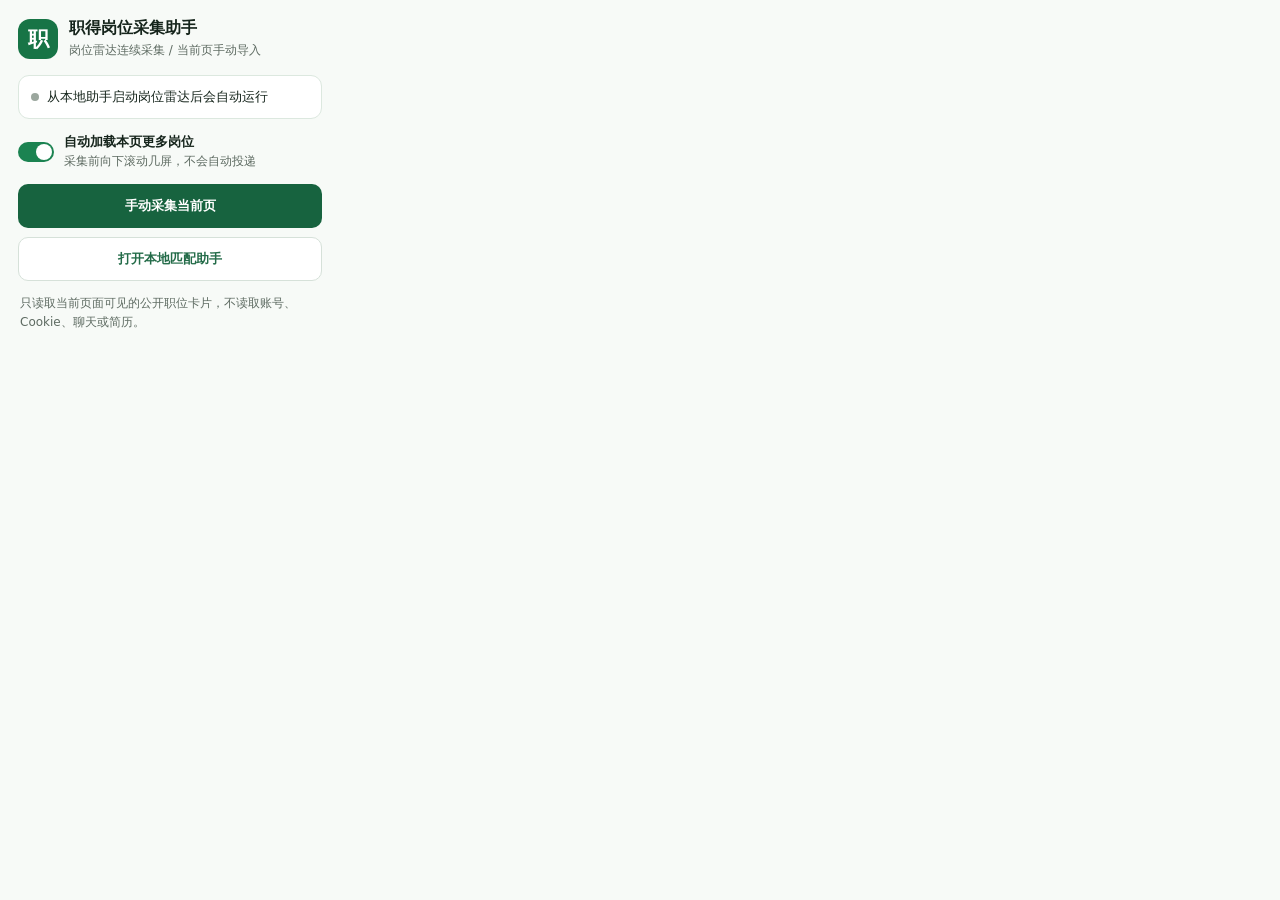
<file: extension/popup.html>
<!doctype html>
<html lang="zh-CN">
<head>
  <meta charset="utf-8">
  <meta name="viewport" content="width=device-width,initial-scale=1">
  <title>职得岗位采集助手</title>
  <link rel="stylesheet" href="popup.css">
</head>
<body>
  <main>
    <header><span>职</span><div><h1>职得岗位采集助手</h1><p>岗位雷达连续采集 / 当前页手动导入</p></div></header>
    <div class="status" id="status"><i></i><span>从本地助手启动岗位雷达后会自动运行</span></div>
    <label class="switch"><input id="autoScroll" type="checkbox" checked><i></i><span><b>自动加载本页更多岗位</b><small>采集前向下滚动几屏，不会自动投递</small></span></label>
    <button class="primary" id="collect" type="button">手动采集当前页</button>
    <button class="secondary" id="openApp" type="button">打开本地匹配助手</button>
    <p class="privacy">只读取当前页面可见的公开职位卡片，不读取账号、Cookie、聊天或简历。</p>
  </main>
  <script src="popup.js"></script>
</body>
</html>
</file>
<file: extension/popup.css>
:root { color-scheme: light; font-family: "Microsoft YaHei", system-ui, sans-serif; }
* { box-sizing: border-box; }
body { margin: 0; width: 340px; color: #15241b; background: #f7faf7; }
main { padding: 18px; }
header { display: flex; align-items: center; gap: 11px; margin-bottom: 16px; }
header > span { display: grid; place-items: center; width: 40px; height: 40px; border-radius: 12px; color: white; background: #177446; font-size: 21px; font-weight: 800; }
h1 { margin: 0; font-size: 16px; }
header p { margin: 3px 0 0; color: #5e6b62; font-size: 12px; }
.status { display: flex; align-items: center; gap: 8px; min-height: 44px; padding: 10px 12px; border: 1px solid #dce8df; border-radius: 11px; background: white; font-size: 13px; line-height: 1.5; }
.status i { flex: 0 0 auto; width: 8px; height: 8px; border-radius: 50%; background: #9ba79e; }
.status.working i { background: #e2a528; box-shadow: 0 0 0 4px #fff1c9; }
.status.success i { background: #22a164; box-shadow: 0 0 0 4px #dff5e9; }
.status.error i { background: #d94b4b; box-shadow: 0 0 0 4px #fde5e5; }
.switch { display: flex; align-items: center; gap: 10px; margin: 14px 0; cursor: pointer; }
.switch input { position: absolute; width: 1px; height: 1px; opacity: 0; }
.switch > i { position: relative; width: 36px; height: 20px; border-radius: 20px; background: #bdc7c0; transition: .2s; }
.switch > i::after { content: ""; position: absolute; width: 16px; height: 16px; top: 2px; left: 2px; border-radius: 50%; background: white; transition: .2s; }
.switch input:checked + i { background: #1b8351; }
.switch input:checked + i::after { transform: translateX(16px); }
.switch input:focus-visible + i { outline: 3px solid #78bd97; outline-offset: 2px; }
.switch span { display: flex; flex-direction: column; gap: 2px; }
.switch b { font-size: 13px; }
.switch small { color: #5e6b62; font-size: 12px; }
button { width: 100%; height: 44px; border-radius: 10px; font: inherit; font-size: 13px; font-weight: 700; cursor: pointer; }
button:focus-visible { outline: 3px solid #78bd97; outline-offset: 2px; }
button:disabled { cursor: wait; opacity: .65; }
.primary { border: 0; color: white; background: #17633f; }
.secondary { margin-top: 9px; border: 1px solid #d6e1d9; color: #246c49; background: white; }
.privacy { margin: 13px 2px 0; color: #5e6b62; font-size: 12px; line-height: 1.55; }

@media (prefers-reduced-motion: reduce) {
  *, *::before, *::after { transition-duration: .01ms !important; }
}
</file>
